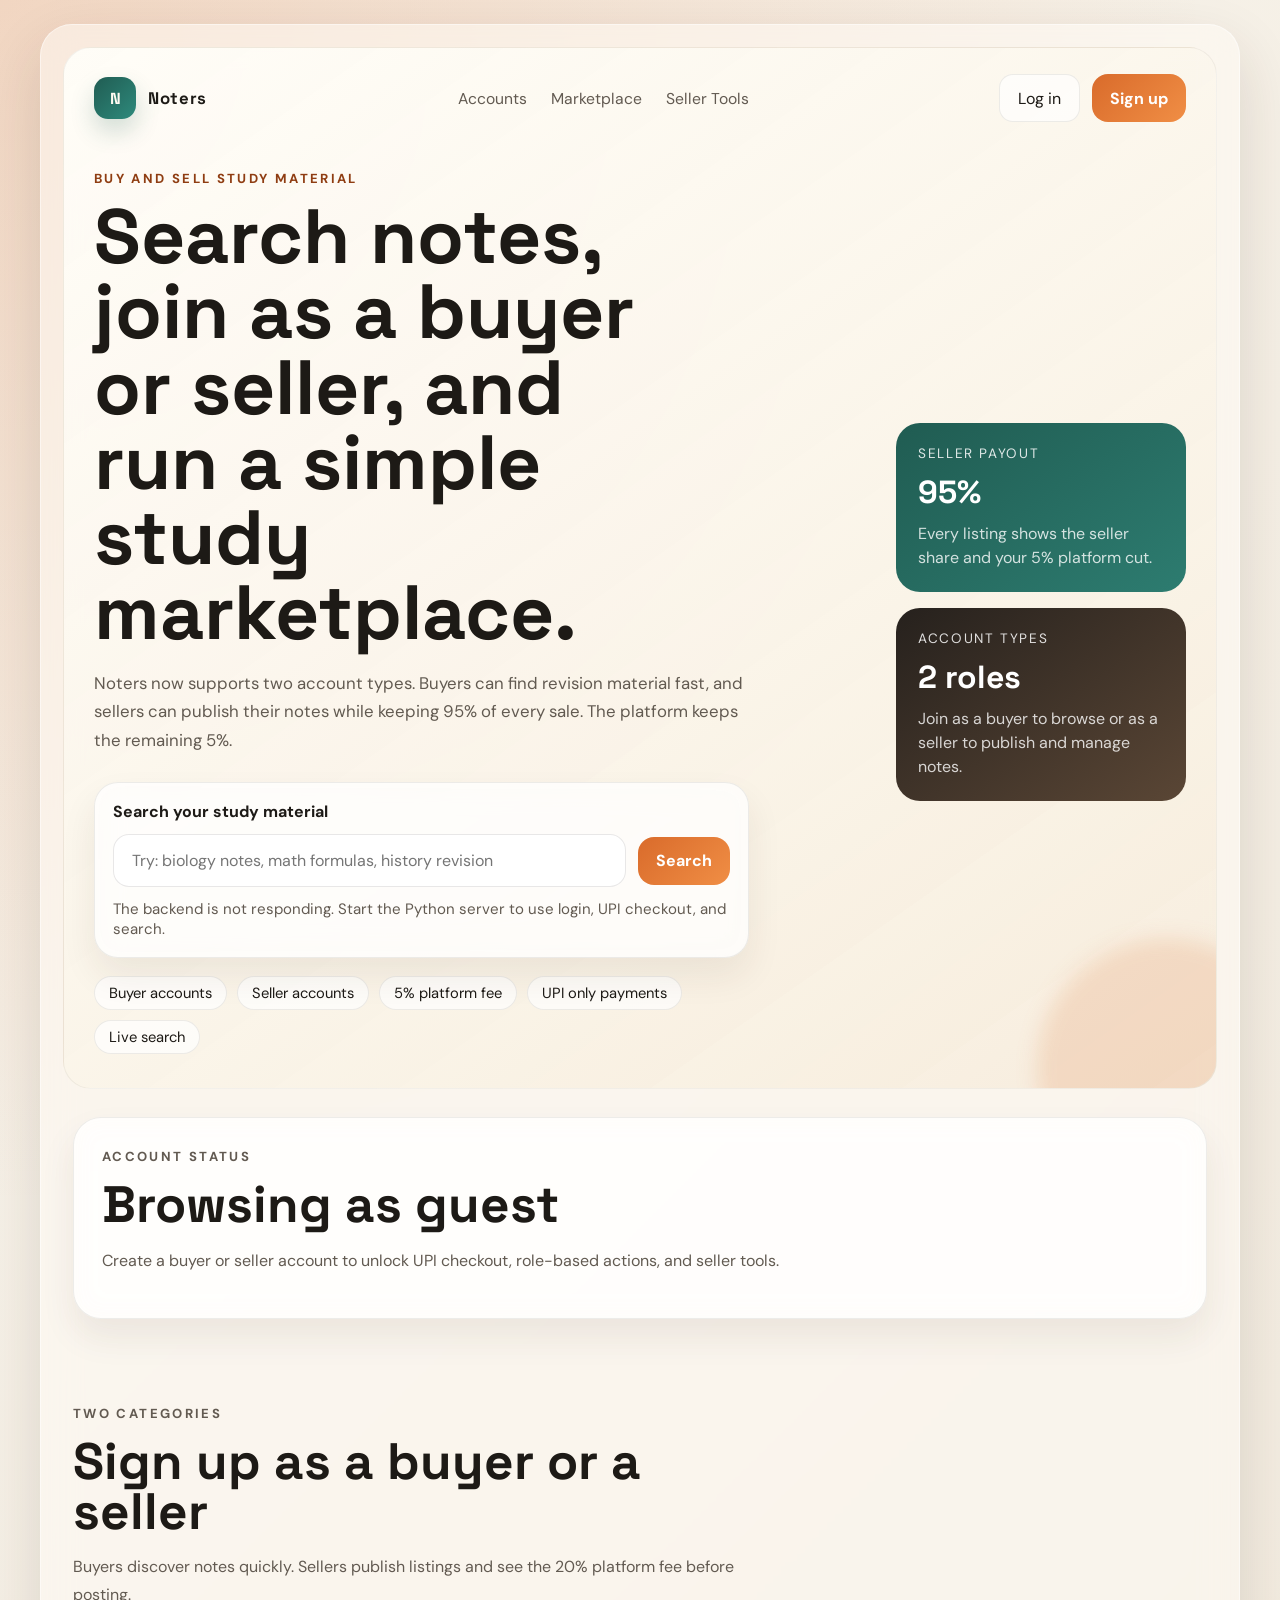
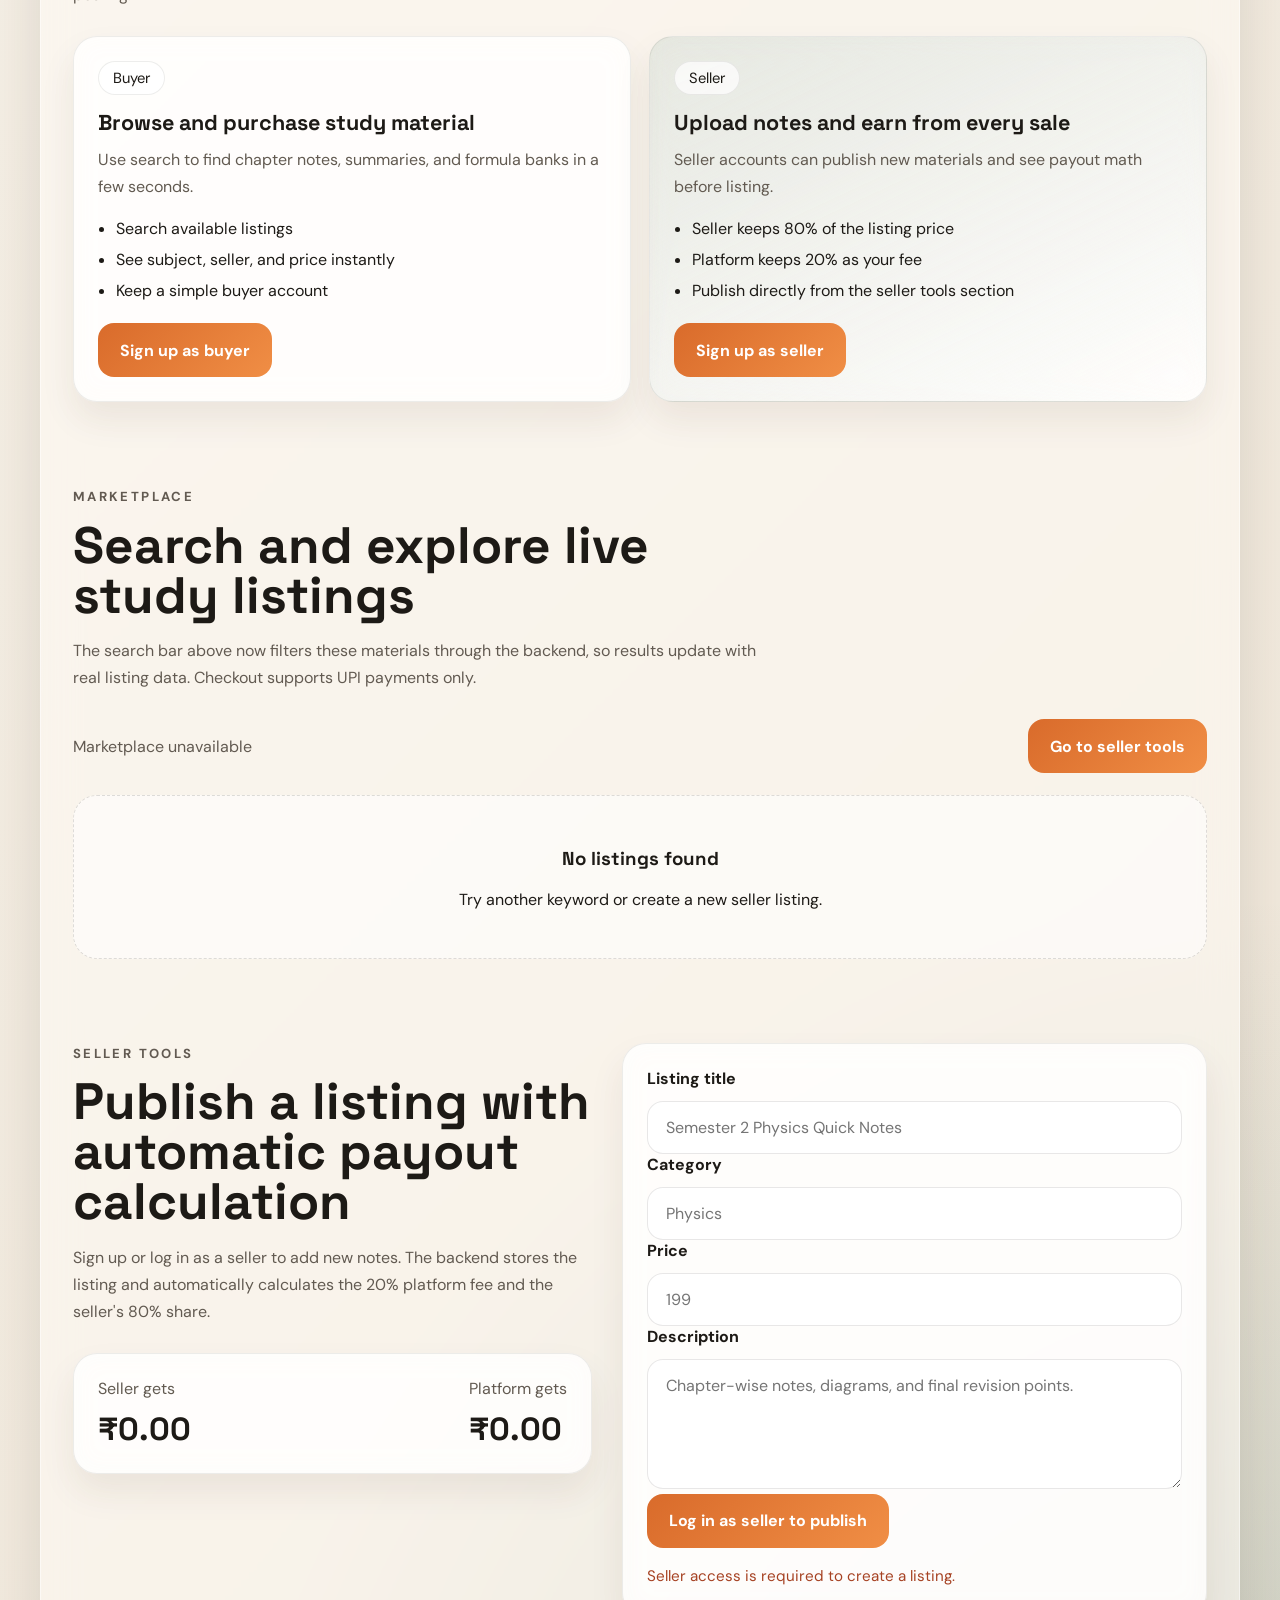
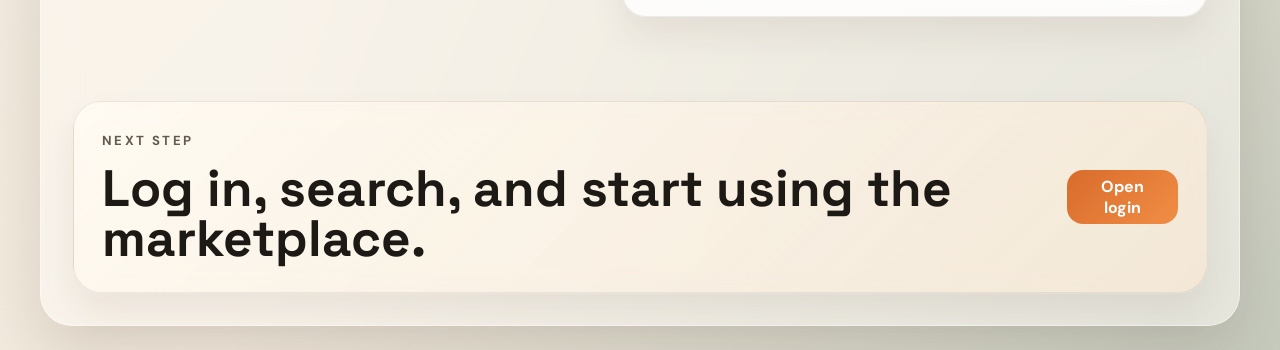
<file: index.html>
<!DOCTYPE html>
<html lang="en">
<head>
    <meta charset="UTF-8">
    <meta name="viewport" content="width=device-width, initial-scale=1.0">
    <title>Noters</title>
    <link rel="preconnect" href="https://fonts.googleapis.com">
    <link rel="preconnect" href="https://fonts.gstatic.com" crossorigin>
    <link href="https://fonts.googleapis.com/css2?family=Space+Grotesk:wght@400;500;700&family=DM+Sans:wght@400;500;700&display=swap" rel="stylesheet">
    <link rel="stylesheet" href="style.css">
</head>
<body id="top">
    <div class="page-shell">
        <header class="hero">
            <nav class="topbar">
                <div class="brand">
                    <span class="brand-mark">N</span>
                    <span class="brand-name">Noters</span>
                </div>

                <div class="nav-links">
                    <a href="#accounts">Accounts</a>
                    <a href="#marketplace">Marketplace</a>
                    <a href="#seller-tools">Seller Tools</a>
                </div>

                <div class="nav-actions">
                    <button type="button" class="ghost-button" data-auth-trigger="login" data-guest-only>Log in</button>
                    <button type="button" class="solid-button" data-auth-trigger="signup" data-guest-only>Sign up</button>
                </div>
            </nav>

            <section class="hero-content">
                <div class="hero-copy">
                    <p class="eyebrow">Buy and sell study material</p>
                    <h1>Search notes, join as a buyer or seller, and run a simple study marketplace.</h1>
                    <p class="hero-text">
                        Noters now supports two account types. Buyers can find revision material fast,
                        and sellers can publish their notes while keeping 95% of every sale. The platform
                        keeps the remaining 5%.
                    </p>

                    <form class="search-card" id="search-form">
                        <label for="study-search">Search your study material</label>
                        <div class="search-row">
                            <input
                                id="study-search"
                                type="text"
                                placeholder="Try: biology notes, math formulas, history revision"
                                autocomplete="off"
                            >
                            <button type="submit" class="solid-button">Search</button>
                        </div>
                        <p class="search-feedback" id="search-feedback">
                            Search is active and connected to the marketplace listings below.
                        </p>
                    </form>

                    <div class="hero-pills">
                        <span>Buyer accounts</span>
                        <span>Seller accounts</span>
                        <span>5% platform fee</span>
                        <span>UPI only payments</span>
                        <span>Live search</span>
                    </div>
                </div>

                <aside class="hero-panel">
                    <div class="floating-card accent-card">
                        <p>Seller payout</p>
                        <h2>95%</h2>
                        <span>Every listing shows the seller share and your 5% platform cut.</span>
                    </div>
                    <div class="floating-card soft-card">
                        <p>Account types</p>
                        <h3>2 roles</h3>
                        <span>Join as a buyer to browse or as a seller to publish and manage notes.</span>
                    </div>
                </aside>
            </section>
        </header>

        <main>
            <section class="session-banner">
                <div>
                    <p class="eyebrow">Account status</p>
                    <h2 id="session-title">Browsing as guest</h2>
                    <p id="session-copy">
                        Create a buyer or seller account to unlock role-based actions and seller tools.
                    </p>
                </div>
                <button type="button" class="ghost-button hidden" id="logout-button">Logout</button>
            </section>

            <section class="section" id="accounts">
                <div class="section-heading">
                    <p class="eyebrow">Two categories</p>
                    <h2>Sign up as a buyer or a seller</h2>
                    <p>
                        Buyers discover notes quickly. Sellers publish listings and see the 20% platform fee
                        before posting.
                    </p>
                </div>

                <div class="role-grid">
                    <article class="role-card">
                        <span class="role-badge">Buyer</span>
                        <h3>Browse and purchase study material</h3>
                        <p>Use search to find chapter notes, summaries, and formula banks in a few seconds.</p>
                        <ul class="role-points">
                            <li>Search available listings</li>
                            <li>See subject, seller, and price instantly</li>
                            <li>Keep a simple buyer account</li>
                        </ul>
                        <button type="button" class="solid-button wide-button" data-auth-trigger="signup" data-role="buyer" data-guest-only>
                            Sign up as buyer
                        </button>
                    </article>

                    <article class="role-card seller-card">
                        <span class="role-badge">Seller</span>
                        <h3>Upload notes and earn from every sale</h3>
                        <p>Seller accounts can publish new materials and see payout math before listing.</p>
                        <ul class="role-points">
                            <li>Seller keeps 80% of the listing price</li>
                            <li>Platform keeps 20% as your fee</li>
                            <li>Publish directly from the seller tools section</li>
                        </ul>
                        <button type="button" class="solid-button wide-button" data-auth-trigger="signup" data-role="seller" data-guest-only>
                            Sign up as seller
                        </button>
                    </article>
                </div>
            </section>

            <section class="section marketplace-section" id="marketplace">
                <div class="section-heading">
                    <p class="eyebrow">Marketplace</p>
                    <h2>Search and explore live study listings</h2>
                    <p>
                        The search bar above now filters these materials through the backend, so results update
                        with real listing data. Checkout supports UPI payments only.
                    </p>
                </div>

                <div class="marketplace-toolbar">
                    <p class="result-summary" id="result-summary">Loading listings...</p>
                    <a class="cta-button" href="#seller-tools">Go to seller tools</a>
                </div>

                <div class="materials-grid" id="materials-grid"></div>

                <div class="empty-state hidden" id="empty-state">
                    <h3>No listings found</h3>
                    <p>Try another keyword or create a new seller listing.</p>
                </div>
            </section>

            <section class="section seller-section" id="seller-tools">
                <div class="seller-layout">
                    <div class="seller-copy">
                        <p class="eyebrow">Seller tools</p>
                        <h2>Publish a listing with automatic payout calculation</h2>
                        <p>
                            Sign up or log in as a seller to add new notes. The backend stores the listing and
                            automatically calculates the 20% platform fee and the seller's 80% share.
                        </p>

                        <div class="payout-card">
                            <div>
                                <span>Seller gets</span>
                                <strong id="preview-seller-share">₹0.00</strong>
                            </div>
                            <div>
                                <span>Platform gets</span>
                                <strong id="preview-platform-share">₹0.00</strong>
                            </div>
                        </div>
                    </div>

                    <form class="seller-form" id="listing-form">
                        <label for="listing-title">Listing title</label>
                        <input id="listing-title" name="title" type="text" placeholder="Semester 2 Physics Quick Notes" required>

                        <label for="listing-category">Category</label>
                        <input id="listing-category" name="category" type="text" placeholder="Physics" required>

                        <label for="listing-price">Price</label>
                        <input id="listing-price" name="price" type="number" min="1" step="0.01" placeholder="199" required>

                        <label for="listing-description">Description</label>
                        <textarea id="listing-description" name="description" rows="4" placeholder="Chapter-wise notes, diagrams, and final revision points." required></textarea>

                        <button type="submit" class="solid-button wide-button">Publish listing</button>
                        <p class="form-message" id="listing-message">
                            Seller access is required to create a listing.
                        </p>
                    </form>
                </div>
            </section>

            <section class="section community-section" id="community">
                <div>
                    <p class="eyebrow">Next step</p>
                    <h2>Log in, search, and start using the marketplace.</h2>
                </div>
                <button type="button" class="cta-button" data-auth-trigger="login" data-guest-only>Open login</button>
            </section>
        </main>
    </div>

    <div class="modal hidden" id="auth-modal" aria-hidden="true">
        <div class="modal-panel">
            <button type="button" class="close-button" id="close-modal" aria-label="Close authentication modal">
                &times;
            </button>

            <p class="eyebrow">Account access</p>
            <h2 id="auth-title">Create your account</h2>
            <p class="modal-text" id="auth-subtitle">
                Choose whether you want to join as a buyer or seller.
            </p>

            <div class="toggle-row">
                <button type="button" class="mode-toggle active" data-mode-toggle="signup">Sign up</button>
                <button type="button" class="mode-toggle" data-mode-toggle="login">Log in</button>
            </div>

            <div class="toggle-row role-toggle">
                <button type="button" class="role-toggle-button active" data-role-toggle="buyer">Buyer</button>
                <button type="button" class="role-toggle-button" data-role-toggle="seller">Seller</button>
            </div>

            <form class="auth-form" id="auth-form">
                <label id="name-field">
                    Full name
                    <input id="auth-name" name="name" type="text" placeholder="Aaditya Batra">
                </label>

                <label for="auth-email">
                    Email
                    <input id="auth-email" name="email" type="email" placeholder="you@example.com" required>
                </label>

                <label for="auth-password">
                    Password
                    <input id="auth-password" name="password" type="password" placeholder="Minimum 6 characters" required>
                </label>

                <button type="submit" class="solid-button wide-button" id="auth-submit">Create account</button>
                <p class="form-message" id="auth-message" aria-live="polite"></p>
            </form>
        </div>
    </div>

    <div class="modal hidden" id="payment-modal" aria-hidden="true">
        <div class="modal-panel payment-panel">
            <button type="button" class="close-button" id="close-payment-modal" aria-label="Close payment modal">
                &times;
            </button>

            <p class="eyebrow">UPI only checkout</p>
            <h2 id="payment-title">Complete your payment</h2>
            <p class="modal-text" id="payment-subtitle">
                Noters accepts only UPI payments. The 20% platform fee is included in the listing total below.
            </p>

            <div class="payment-grid">
                <div class="payment-card">
                    <span>Listing</span>
                    <strong id="payment-listing-title">Choose a listing</strong>
                </div>
                <div class="payment-card">
                    <span>Total to pay</span>
                    <strong id="payment-total-amount">₹0.00</strong>
                </div>
            </div>

            <div class="payment-breakdown">
                <div class="payment-line">
                    <span>Seller receives 95%</span>
                    <strong id="payment-seller-share">₹0.00</strong>
                </div>
                <div class="payment-line">
                    <span>Platform fee 5%</span>
                    <strong id="payment-platform-fee">₹0.00</strong>
                </div>
            </div>

            <div class="payment-card payment-card-strong">
                <span>Pay to UPI ID</span>
                <strong id="payment-upi-id">noters@upi</strong>
                <small id="payment-order-reference">Transaction reference will appear here.</small>
            </div>

            <a class="solid-button wide-button upi-link-button hidden" id="payment-open-upi" href="#" target="_self">
                Open UPI app
            </a>

            <form class="auth-form payment-form hidden" id="payment-form">
                <label for="payment-reference">
                    Enter your UPI transaction reference
                    <input id="payment-reference" name="payment_reference" type="text" placeholder="Example: 431245678901" required>
                </label>

                <button type="submit" class="solid-button wide-button">Confirm payment</button>
            </form>

            <p class="form-message" id="payment-message" aria-live="polite"></p>
        </div>
    </div>

    <script src="script.js"></script>
</body>
</html>
</file>
<file: style.css>
:root {
    --bg: #f6f1e8;
    --surface: rgba(255, 255, 255, 0.76);
    --surface-strong: #fffdf8;
    --surface-deep: #1f241f;
    --text: #1d1a16;
    --muted: #625a51;
    --line: rgba(29, 26, 22, 0.08);
    --line-strong: rgba(29, 26, 22, 0.14);
    --primary: #d96b2b;
    --primary-deep: #8f3d12;
    --secondary: #205c52;
    --secondary-soft: rgba(32, 92, 82, 0.12);
    --danger: #a64223;
    --success: #1f6a52;
    --shadow: 0 24px 60px rgba(54, 37, 24, 0.14);
}

* {
    box-sizing: border-box;
}

html {
    scroll-behavior: smooth;
}

body {
    margin: 0;
    min-height: 100vh;
    font-family: "DM Sans", sans-serif;
    color: var(--text);
    background:
        radial-gradient(circle at top left, rgba(217, 107, 43, 0.22), transparent 32%),
        radial-gradient(circle at bottom right, rgba(32, 92, 82, 0.2), transparent 28%),
        linear-gradient(135deg, #f8f4ec 0%, #efe6d8 100%);
}

button,
input,
textarea {
    font: inherit;
}

a {
    color: inherit;
    text-decoration: none;
}

.hidden {
    display: none !important;
}

.page-shell {
    width: min(1200px, calc(100% - 32px));
    margin: 24px auto;
    padding: 22px;
    border: 1px solid rgba(255, 255, 255, 0.45);
    border-radius: 32px;
    background: rgba(255, 251, 245, 0.52);
    backdrop-filter: blur(18px);
    box-shadow: var(--shadow);
}

.hero {
    position: relative;
    overflow: hidden;
    padding: 14px;
    border-radius: 28px;
    background: linear-gradient(145deg, rgba(255, 253, 248, 0.96), rgba(246, 236, 219, 0.88));
    border: 1px solid rgba(29, 26, 22, 0.05);
}

.hero::after {
    content: "";
    position: absolute;
    inset: auto -80px -110px auto;
    width: 260px;
    height: 260px;
    border-radius: 50%;
    background: rgba(217, 107, 43, 0.16);
    filter: blur(10px);
}

.topbar,
.nav-links,
.nav-actions,
.search-row,
.hero-pills,
.toggle-row,
.marketplace-toolbar,
.payout-card,
.community-section {
    display: flex;
    align-items: center;
}

.topbar {
    justify-content: space-between;
    gap: 16px;
    padding: 12px 16px 30px;
}

.brand {
    display: flex;
    align-items: center;
    gap: 12px;
    font-family: "Space Grotesk", sans-serif;
    font-weight: 700;
}

.brand-mark {
    display: grid;
    place-items: center;
    width: 42px;
    height: 42px;
    border-radius: 14px;
    color: #fffaf2;
    background: linear-gradient(135deg, var(--secondary), #2e8a7c);
    box-shadow: 0 12px 24px rgba(32, 92, 82, 0.2);
}

.brand-name {
    font-size: 1.05rem;
    letter-spacing: 0.04em;
}

.nav-links {
    gap: 24px;
    color: var(--muted);
    font-size: 0.98rem;
}

.nav-links a {
    transition: color 180ms ease;
}

.nav-links a:hover {
    color: var(--text);
}

.nav-actions {
    gap: 12px;
}

.hero-content,
.role-grid,
.materials-grid,
.seller-layout {
    display: grid;
}

.hero-content {
    grid-template-columns: 1.35fr 0.85fr;
    gap: 24px;
    align-items: center;
    padding: 18px 16px 20px;
}

.hero-copy h1,
.section-heading h2,
.seller-copy h2,
.community-section h2,
.session-banner h2,
.modal-panel h2 {
    margin: 0;
    font-family: "Space Grotesk", sans-serif;
    line-height: 0.98;
}

.hero-copy h1 {
    max-width: 12ch;
    font-size: clamp(2.9rem, 6vw, 5.2rem);
}

.eyebrow {
    margin: 0 0 12px;
    color: var(--primary-deep);
    font-size: 0.82rem;
    font-weight: 700;
    letter-spacing: 0.18em;
    text-transform: uppercase;
}

.hero-text,
.section-heading p,
.seller-copy p,
.community-section p,
.modal-text,
.form-message,
.session-banner p {
    color: var(--muted);
    line-height: 1.7;
}

.hero-text {
    max-width: 62ch;
    margin: 18px 0 28px;
    font-size: 1.05rem;
}

.search-card,
.role-card,
.material-card,
.seller-form,
.session-banner,
.community-section,
.modal-panel,
.payout-card {
    border: 1px solid var(--line);
    background: var(--surface);
    backdrop-filter: blur(14px);
    box-shadow: 0 18px 35px rgba(69, 44, 25, 0.08);
}

.search-card {
    width: min(100%, 720px);
    padding: 18px;
    border-radius: 24px;
}

.search-card label,
.seller-form label,
.auth-form label {
    display: block;
    margin-bottom: 12px;
    font-weight: 700;
}

.search-row {
    gap: 12px;
}

.search-row input,
.seller-form input,
.seller-form textarea,
.auth-form input {
    width: 100%;
    padding: 15px 18px;
    border: 1px solid rgba(29, 26, 22, 0.1);
    border-radius: 16px;
    background: rgba(255, 255, 255, 0.96);
    color: var(--text);
}

.search-row input {
    flex: 1;
}

.search-row button {
    flex-shrink: 0;
}

.search-row input:focus,
.seller-form input:focus,
.seller-form textarea:focus,
.auth-form input:focus {
    outline: 2px solid rgba(217, 107, 43, 0.16);
    border-color: rgba(217, 107, 43, 0.38);
}

.search-feedback {
    margin: 12px 0 0;
    font-size: 0.94rem;
    color: var(--muted);
}

.hero-pills {
    flex-wrap: wrap;
    gap: 10px;
    margin-top: 18px;
}

.hero-pills span,
.role-badge,
.meta-chip {
    display: inline-flex;
    align-items: center;
    justify-content: center;
    min-height: 34px;
    padding: 0 14px;
    border-radius: 999px;
    border: 1px solid rgba(29, 26, 22, 0.08);
    background: rgba(255, 255, 255, 0.7);
    color: var(--text);
    font-size: 0.92rem;
}

.hero-panel {
    display: grid;
    gap: 16px;
    justify-items: end;
}

.floating-card {
    width: min(100%, 290px);
    padding: 22px;
    border-radius: 24px;
    animation: floatIn 700ms ease both;
}

.floating-card p,
.floating-card span,
.floating-card h2,
.floating-card h3 {
    margin: 0;
}

.floating-card p {
    color: rgba(255, 255, 255, 0.85);
    font-size: 0.85rem;
    text-transform: uppercase;
    letter-spacing: 0.12em;
}

.floating-card span {
    display: block;
    margin-top: 10px;
    color: rgba(255, 255, 255, 0.8);
    line-height: 1.5;
}

.accent-card {
    color: white;
    background: linear-gradient(145deg, var(--secondary), #2d7c70);
}

.accent-card h2,
.soft-card h3 {
    margin-top: 10px;
    font-family: "Space Grotesk", sans-serif;
    font-size: 2rem;
}

.soft-card {
    color: white;
    background: linear-gradient(145deg, #26211d, #5a4635);
    animation-delay: 120ms;
}

.section {
    padding: 84px 10px 0;
}

.section-heading {
    max-width: 700px;
    margin-bottom: 28px;
}

.section-heading h2,
.seller-copy h2,
.community-section h2,
.session-banner h2,
.modal-panel h2 {
    font-size: clamp(2rem, 4vw, 3.2rem);
}

.session-banner,
.community-section {
    justify-content: space-between;
    gap: 24px;
    padding: 28px;
    border-radius: 28px;
}

.session-banner {
    margin: 28px 10px 0;
}

.role-grid {
    grid-template-columns: repeat(2, minmax(0, 1fr));
    gap: 18px;
}

.role-card,
.material-card,
.seller-form {
    border-radius: 24px;
}

.role-card,
.material-card {
    padding: 24px;
    transition: transform 180ms ease, border-color 180ms ease;
}

.role-card:hover,
.material-card:hover {
    transform: translateY(-4px);
    border-color: rgba(217, 107, 43, 0.22);
}

.seller-card {
    background:
        linear-gradient(155deg, rgba(32, 92, 82, 0.1), rgba(255, 255, 255, 0.82));
}

.role-card h3,
.material-card h3 {
    margin: 14px 0 10px;
    font-family: "Space Grotesk", sans-serif;
    font-size: 1.35rem;
}

.role-card p,
.material-card p {
    margin: 0;
    color: var(--muted);
    line-height: 1.7;
}

.role-points {
    margin: 18px 0 22px;
    padding-left: 18px;
    color: var(--text);
}

.role-points li + li {
    margin-top: 10px;
}

.wide-button,
.cta-button,
.ghost-button,
.solid-button,
.mode-toggle,
.role-toggle-button,
.close-button {
    border: none;
    cursor: pointer;
    transition: transform 180ms ease, box-shadow 180ms ease, background 180ms ease, color 180ms ease;
}

.solid-button,
.cta-button {
    display: inline-flex;
    align-items: center;
    justify-content: center;
    min-height: 48px;
    padding: 0 18px;
    border-radius: 16px;
    background: linear-gradient(135deg, var(--primary), #f08e45);
    color: white;
    font-weight: 700;
}

.solid-button:disabled,
.ghost-button:disabled {
    opacity: 0.65;
    cursor: not-allowed;
    transform: none;
    box-shadow: none;
}

.solid-button:hover,
.cta-button:hover,
.ghost-button:hover,
.mode-toggle:hover,
.role-toggle-button:hover {
    transform: translateY(-2px);
}

.wide-button,
.cta-button {
    display: inline-flex;
    align-items: center;
    justify-content: center;
    min-height: 54px;
    padding: 0 22px;
}

.ghost-button {
    min-height: 48px;
    padding: 0 18px;
    border-radius: 14px;
    background: rgba(255, 255, 255, 0.66);
    color: var(--text);
    border: 1px solid rgba(29, 26, 22, 0.08);
}

.marketplace-toolbar {
    justify-content: space-between;
    gap: 20px;
    margin-bottom: 22px;
}

.result-summary {
    margin: 0;
    color: var(--muted);
}

.materials-grid {
    grid-template-columns: repeat(3, minmax(0, 1fr));
    gap: 18px;
}

.material-card {
    display: flex;
    flex-direction: column;
    gap: 18px;
}

.material-actions {
    display: flex;
    flex-direction: column;
    gap: 12px;
}

.material-card-header,
.material-card-footer,
.price-row {
    display: flex;
    align-items: center;
    justify-content: space-between;
    gap: 14px;
}

.material-card-footer {
    padding-top: 16px;
    border-top: 1px solid var(--line);
    flex-wrap: wrap;
}

.price-row strong {
    font-size: 1.45rem;
    font-family: "Space Grotesk", sans-serif;
}

.meta-row {
    display: flex;
    flex-wrap: wrap;
    gap: 10px;
}

.earnings-breakdown {
    padding: 14px 16px;
    border-radius: 18px;
    background: rgba(32, 92, 82, 0.08);
    color: var(--text);
}

.earnings-breakdown span {
    display: block;
    color: var(--muted);
    font-size: 0.92rem;
}

.earnings-breakdown strong {
    display: block;
    margin-top: 6px;
    font-size: 1rem;
}

.empty-state {
    padding: 32px 24px;
    border-radius: 24px;
    border: 1px dashed var(--line-strong);
    text-align: center;
    background: rgba(255, 255, 255, 0.55);
}

.empty-state h3,
.seller-copy strong {
    font-family: "Space Grotesk", sans-serif;
}

.seller-layout {
    grid-template-columns: 0.95fr 1.05fr;
    gap: 20px;
    align-items: start;
}

.seller-copy {
    padding-right: 10px;
}

.payout-card {
    justify-content: space-between;
    gap: 18px;
    margin-top: 28px;
    padding: 24px;
    border-radius: 24px;
}

.payout-card span {
    display: block;
    margin-bottom: 10px;
    color: var(--muted);
}

.payout-card strong {
    font-family: "Space Grotesk", sans-serif;
    font-size: 2rem;
}

.seller-form {
    padding: 24px;
}

.seller-form textarea {
    resize: vertical;
    min-height: 130px;
}

.form-message {
    min-height: 28px;
    margin: 16px 0 0;
    font-size: 0.95rem;
}

.form-message.success {
    color: var(--success);
}

.form-message.error {
    color: var(--danger);
}

.community-section {
    margin: 84px 10px 10px;
    background: linear-gradient(135deg, rgba(255, 250, 242, 0.86), rgba(243, 231, 213, 0.92));
}

.modal {
    position: fixed;
    inset: 0;
    display: grid;
    place-items: center;
    padding: 20px;
    background: rgba(19, 18, 16, 0.38);
    backdrop-filter: blur(10px);
    z-index: 20;
}

.modal-panel {
    position: relative;
    width: min(100%, 520px);
    padding: 28px;
    border-radius: 28px;
    background: rgba(255, 252, 247, 0.96);
}

.payment-panel {
    width: min(100%, 620px);
}

.close-button {
    position: absolute;
    top: 14px;
    right: 14px;
    width: 42px;
    height: 42px;
    border-radius: 50%;
    background: rgba(29, 26, 22, 0.06);
    color: var(--text);
    font-size: 1.6rem;
}

.toggle-row {
    gap: 12px;
    margin-top: 22px;
}

.mode-toggle,
.role-toggle-button {
    min-height: 48px;
    padding: 0 18px;
    border-radius: 14px;
    background: rgba(29, 26, 22, 0.06);
    color: var(--muted);
    font-weight: 700;
}

.mode-toggle.active,
.role-toggle-button.active {
    background: var(--secondary);
    color: white;
    box-shadow: 0 14px 28px rgba(32, 92, 82, 0.18);
}

.auth-form {
    margin-top: 24px;
}

.auth-form label + label {
    margin-top: 16px;
}

.payment-grid {
    display: grid;
    grid-template-columns: repeat(2, minmax(0, 1fr));
    gap: 14px;
    margin-top: 24px;
}

.payment-card,
.payment-breakdown {
    padding: 18px;
    border-radius: 20px;
    background: rgba(255, 255, 255, 0.8);
    border: 1px solid var(--line);
}

.payment-card span,
.payment-line span {
    display: block;
    color: var(--muted);
    font-size: 0.92rem;
}

.payment-card strong,
.payment-line strong {
    display: block;
    margin-top: 8px;
    font-family: "Space Grotesk", sans-serif;
    font-size: 1.3rem;
}

.payment-card small {
    display: block;
    margin-top: 10px;
    color: var(--muted);
    line-height: 1.6;
}

.payment-card-strong {
    margin-top: 16px;
    background: linear-gradient(145deg, rgba(32, 92, 82, 0.12), rgba(255, 255, 255, 0.88));
}

.payment-breakdown {
    display: grid;
    gap: 14px;
    margin-top: 16px;
}

.payment-line {
    display: flex;
    align-items: center;
    justify-content: space-between;
    gap: 12px;
}

.payment-line strong {
    margin-top: 0;
    text-align: right;
}

.upi-link-button,
.payment-form {
    margin-top: 18px;
}

@keyframes floatIn {
    from {
        opacity: 0;
        transform: translateY(24px);
    }
    to {
        opacity: 1;
        transform: translateY(0);
    }
}

@media (max-width: 1080px) {
    .hero-content,
    .seller-layout,
    .materials-grid {
        grid-template-columns: 1fr;
    }

    .hero-panel {
        justify-items: stretch;
    }

    .floating-card {
        width: 100%;
    }
}

@media (max-width: 820px) {
    .role-grid {
        grid-template-columns: 1fr;
    }
}

@media (max-width: 700px) {
    .page-shell {
        width: min(100% - 16px, 100%);
        margin: 8px auto;
        padding: 12px;
        border-radius: 24px;
    }

    .topbar,
    .nav-links,
    .nav-actions,
    .search-row,
    .marketplace-toolbar,
    .community-section,
    .toggle-row,
    .payout-card,
    .payment-line {
        flex-direction: column;
        align-items: stretch;
    }

    .topbar {
        padding-bottom: 22px;
    }

    .hero-copy h1 {
        max-width: 9ch;
    }

    .section {
        padding-top: 64px;
    }

    .session-banner,
    .community-section,
    .modal-panel {
        padding: 22px;
    }

    .payment-grid {
        grid-template-columns: 1fr;
    }

    .community-section {
        margin-top: 64px;
    }
}
</file>
